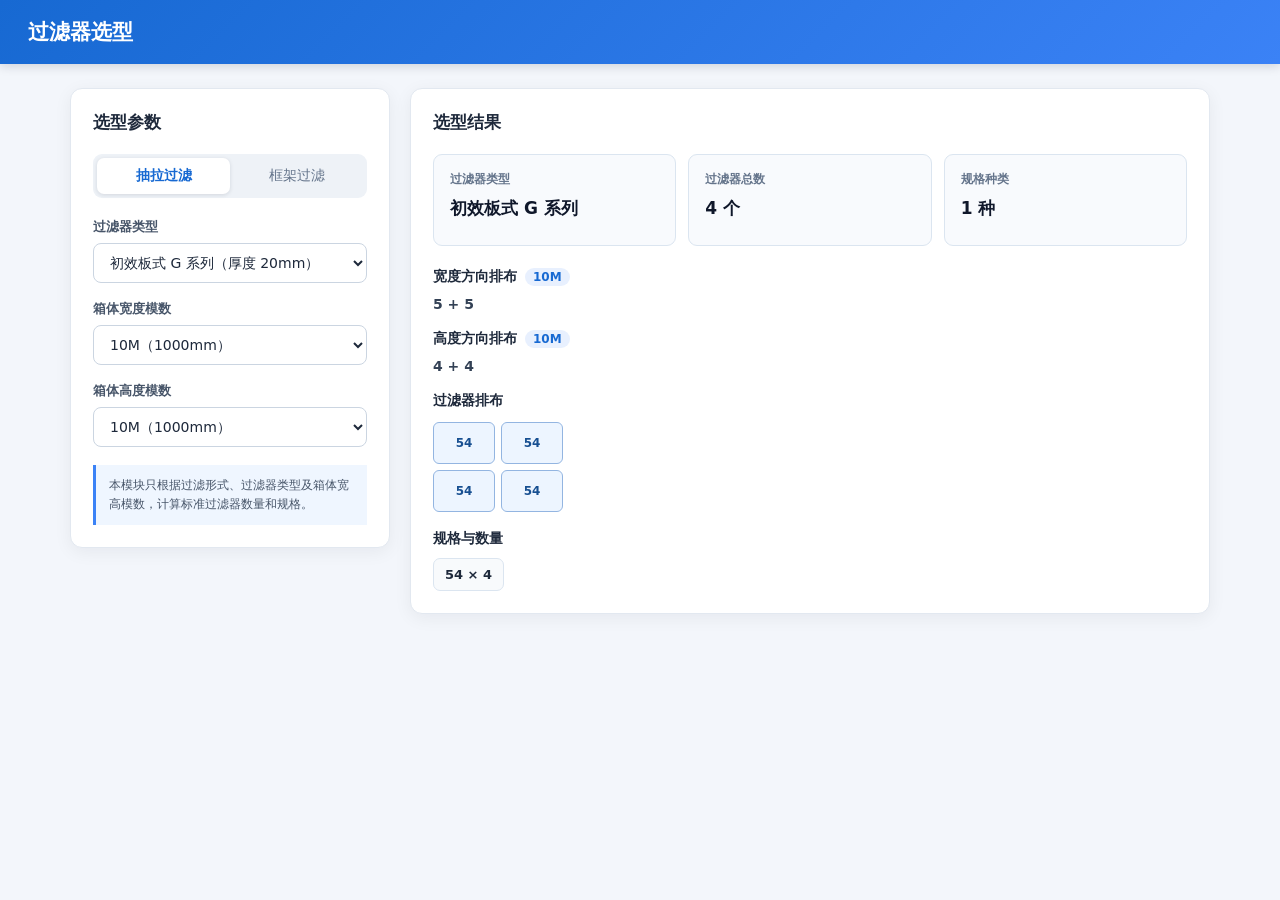
<file: 过滤器选型/index.html>
<!doctype html><html lang="zh-CN"><head><meta charset="utf-8"><meta name="viewport" content="width=device-width,initial-scale=1"><title>过滤器选型</title><link rel="stylesheet" href="css/filter-selector.css"><script src="data/filter-database.js" defer></script><script src="js/filter-selector.js" defer></script></head><body><header class="header">过滤器选型</header><main class="container">
<section class="panel input-panel" aria-labelledby="inputTitle"><h2 id="inputTitle">选型参数</h2><div class="mode-toggle" aria-label="过滤器安装形式"><button type="button" class="active" data-mode="pull" aria-pressed="true">抽拉过滤</button><button type="button" data-mode="frame" aria-pressed="false">框架过滤</button></div><div class="form-group"><label for="filterType">过滤器类型</label><select id="filterType"></select></div><div class="form-group"><label for="widthModule">箱体宽度模数</label><select id="widthModule"></select></div><div class="form-group"><label for="heightModule">箱体高度模数</label><select id="heightModule"></select></div><div class="note">本模块只根据过滤形式、过滤器类型及箱体宽高模数，计算标准过滤器数量和规格。</div></section>
<section class="panel" aria-labelledby="resultTitle"><h2 id="resultTitle">选型结果</h2><div id="error" class="error" hidden></div><div id="resultContent"><div class="summary"><div class="summary-card"><div class="summary-label">过滤器类型</div><div class="summary-value" id="selectedType">--</div></div><div class="summary-card"><div class="summary-label">过滤器总数</div><div class="summary-value" id="totalCount">--</div></div><div class="summary-card"><div class="summary-label">规格种类</div><div class="summary-value" id="kindCount">--</div></div></div><div class="section"><h3>宽度方向排布 <span class="badge" id="widthBadge"></span></h3><div class="arrangement" id="widthArrangement"></div></div><div class="section"><h3>高度方向排布 <span class="badge" id="heightBadge"></span></h3><div class="arrangement" id="heightArrangement"></div></div><div class="section"><h3>过滤器排布</h3><div class="visual-grid" id="filterGrid"></div></div><div class="section"><h3>规格与数量</h3><div class="spec-list" id="specList"></div></div></div></section>
</main></body></html>
</file>
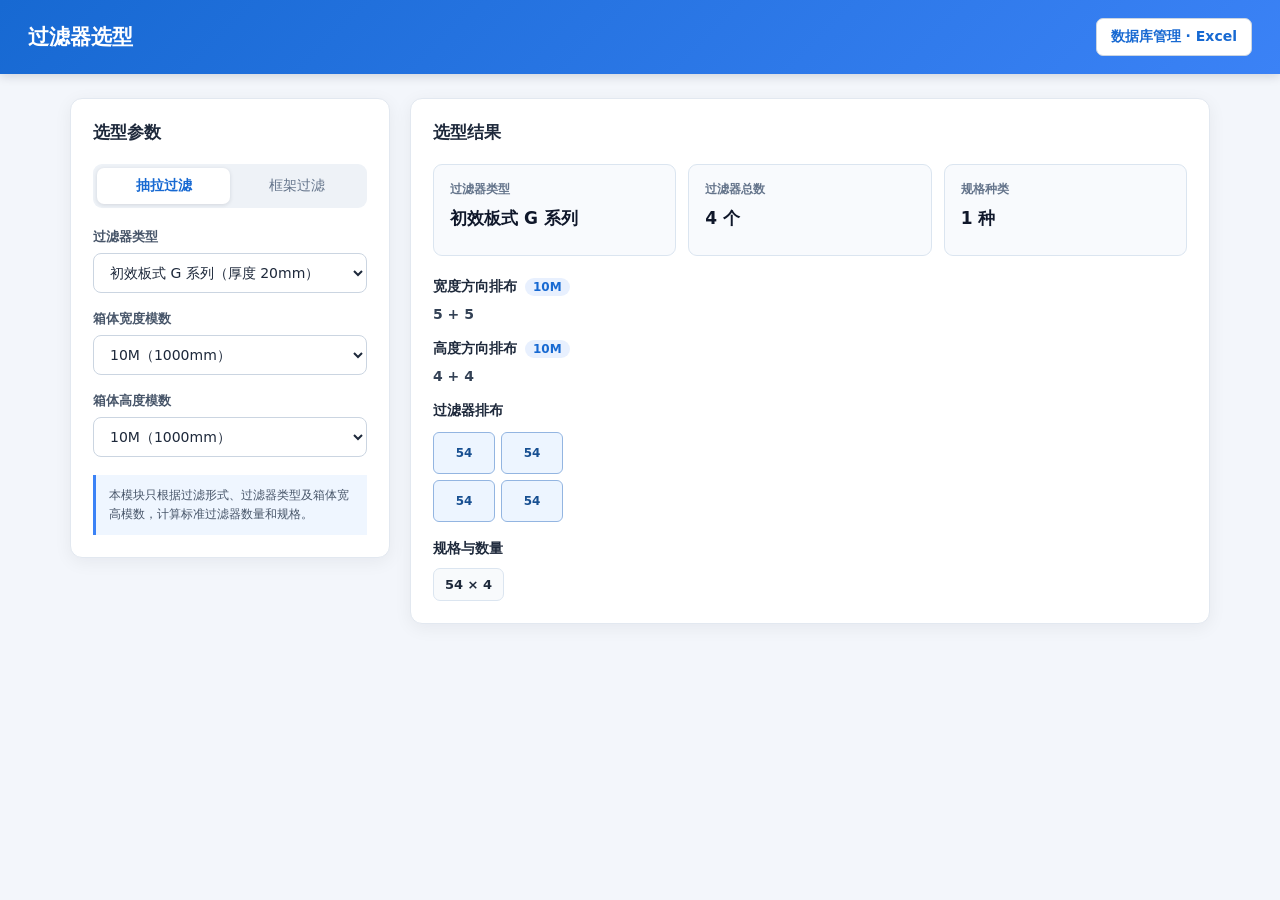
<file: src/01-过滤器选型/index.html>
<!doctype html><html lang="zh-CN"><head><meta charset="utf-8"><meta name="viewport" content="width=device-width,initial-scale=1"><title>过滤器选型</title><link rel="stylesheet" href="css/filter-selector.css"><link rel="stylesheet" href="css/database-dialog.css"><link rel="stylesheet" href="css/selection-handoff.css"><script src="vendor/xlsx.full.min.js" defer></script><script src="data/filter-database.js" defer></script><script src="js/filter-data-io.js" defer></script><script src="js/filter-selector.js" defer></script><script src="js/database-dialog.js" defer></script></head><body><header class="header">过滤器选型<button type="button" id="openDatabase" class="database-open">数据库管理 · Excel</button></header><p id="databaseNotice" class="database-notice" role="status" hidden></p><main class="container">
<section class="panel input-panel" aria-labelledby="inputTitle"><h2 id="inputTitle">选型参数</h2><div class="mode-toggle" aria-label="过滤器安装形式"><button type="button" class="active" data-mode="pull" aria-pressed="true">抽拉过滤</button><button type="button" data-mode="frame" aria-pressed="false">框架过滤</button></div><div class="form-group"><label for="filterType">过滤器类型</label><select id="filterType"></select></div><div class="form-group"><label for="widthModule">箱体宽度模数</label><select id="widthModule"></select></div><div class="form-group"><label for="heightModule">箱体高度模数</label><select id="heightModule"></select></div><div class="note">本模块只根据过滤形式、过滤器类型及箱体宽高模数，计算标准过滤器数量和规格。</div></section>
<section class="panel" aria-labelledby="resultTitle"><h2 id="resultTitle">选型结果</h2><div id="error" class="error" hidden></div><div id="resultContent"><div class="summary"><div class="summary-card"><div class="summary-label">过滤器类型</div><div class="summary-value" id="selectedType">--</div></div><div class="summary-card"><div class="summary-label">过滤器总数</div><div class="summary-value" id="totalCount">--</div></div><div class="summary-card"><div class="summary-label">规格种类</div><div class="summary-value" id="kindCount">--</div></div></div><div class="section"><h3>宽度方向排布 <span class="badge" id="widthBadge"></span></h3><div class="arrangement" id="widthArrangement"></div></div><div class="section"><h3>高度方向排布 <span class="badge" id="heightBadge"></span></h3><div class="arrangement" id="heightArrangement"></div></div><div class="section"><h3>过滤器排布</h3><div class="visual-grid" id="filterGrid"></div></div><div class="section"><h3>规格与数量</h3><div class="spec-list" id="specList"></div></div></div><section id="workbenchHandoff" class="handoff" hidden><h3>返回整机工作台</h3><p id="handoffSummary"></p><label class="handoff-confirm"><input type="checkbox" id="confirmFilterCriteria">我已核对过滤形式、过滤器类型和当前工作台箱体尺寸。</label><p id="handoffStatus" role="status" aria-live="polite"></p><button type="button" id="applyToWorkbench" disabled>应用到工作台</button></section></section>
</main>
<dialog id="databaseDialog" aria-labelledby="databaseTitle">
  <div class="database-heading"><h2 id="databaseTitle">数据库导入 / 导出</h2><button type="button" id="closeDatabase" aria-label="关闭数据库窗口">关闭</button></div>
  <p>先导出当前数据库作为模板，在 Excel 中修改后再导入。</p>
  <ul><li>过滤器类型：标识、名称、说明。</li><li>宽度排布 / 高度排布：模数、抽拉组合、框架组合。</li><li>排布必须完整覆盖 6–33M，组合示例：5+5、4+6。请勿更改表头，不支持公式。</li></ul>
  <div class="database-actions"><button type="button" id="viewDatabase">在线查看数据库</button><button type="button" id="exportDatabase">导出当前数据库（.xlsx）</button></div>
  <label for="databaseFile" class="database-file-label">导入 Excel（.xlsx / .xls，最大 2MB）</label>
  <input type="file" id="databaseFile" accept=".xlsx,.xls">
  <p id="databaseStatus" role="status" aria-live="polite"></p>
  <p class="database-hint">导入仅在点击“应用导入”后生效。数据保存在当前浏览器及页面地址下，刷新后仍有效；更换浏览器或移动页面后需重新导入。不会改写项目默认数据文件，请通过导出 Excel 备份。</p>
  <div class="database-actions"><button type="button" id="applyDatabase" disabled>应用导入</button></div>
</dialog>
<dialog id="databaseViewer" aria-labelledby="databaseViewerTitle">
  <div class="database-heading"><h2 id="databaseViewerTitle">在线查看数据库</h2><button type="button" id="closeDatabaseViewer">返回</button></div>
  <p class="database-hint">以下是当前生效的数据；导入并应用 Excel 后再次打开即可查看新数据。</p>
  <div class="database-view-tabs" role="tablist" aria-label="数据库表">
    <button type="button" role="tab" data-view="types" aria-selected="true">过滤器类型</button>
    <button type="button" role="tab" data-view="width" aria-selected="false">宽度排布</button>
    <button type="button" role="tab" data-view="height" aria-selected="false">高度排布</button>
  </div>
  <div class="database-table-wrap"><table id="databaseViewTable"></table></div>
</dialog>
</body></html>
</file>
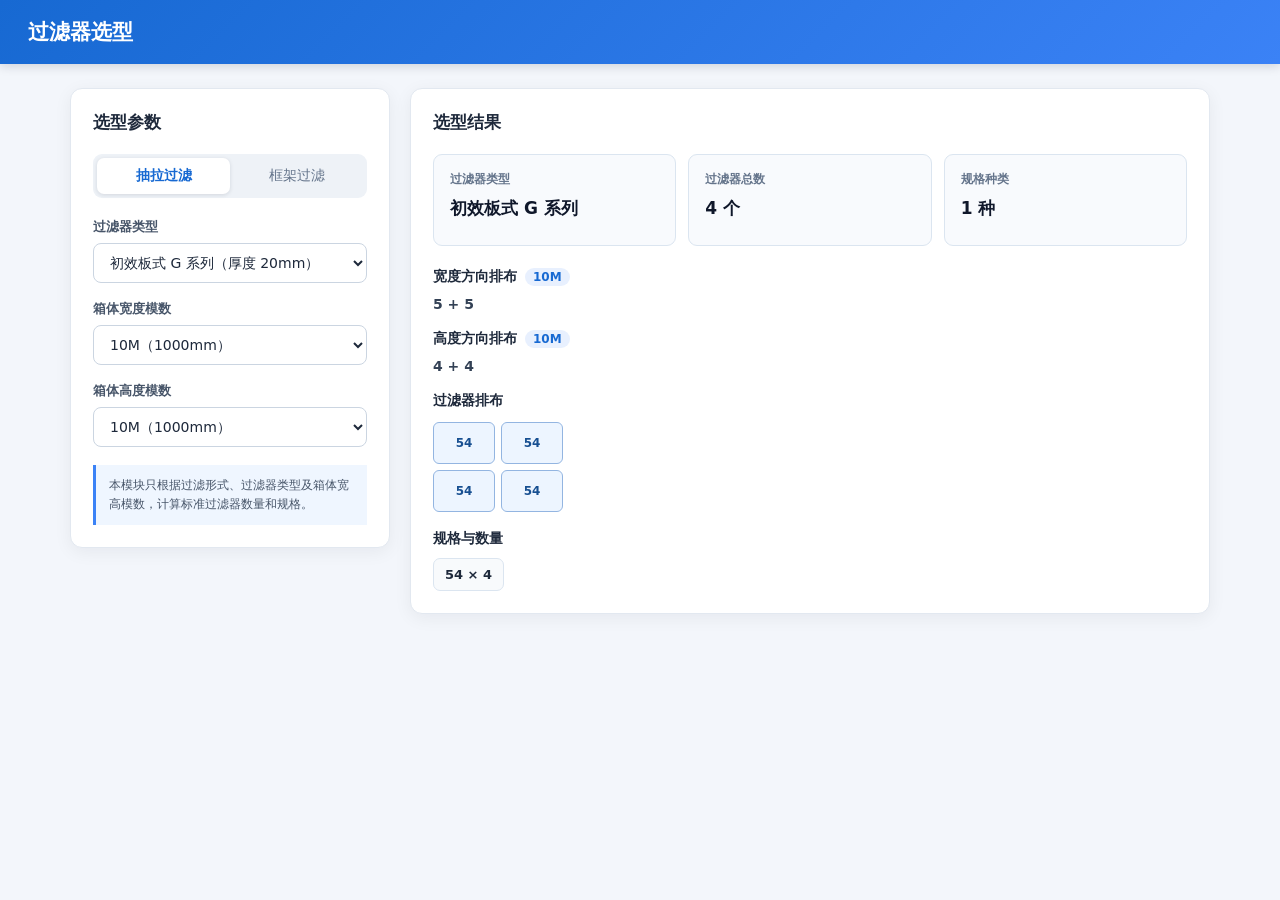
<file: 过滤器选型.html>
<!doctype html><html lang="zh-CN"><head><meta charset="utf-8"><meta name="viewport" content="width=device-width,initial-scale=1"><title>过滤器选型</title><meta http-equiv="refresh" content="0; url=过滤器选型/index.html"></head><body><p>正在进入过滤器选型模块……</p><p><a href="过滤器选型/index.html">如果页面没有自动打开，请点击这里</a></p></body></html>
</file>
<file: 过滤器选型/css/filter-selector.css>
:root{color-scheme:light;font-family:"Microsoft YaHei",system-ui,sans-serif;color:#1e293b;background:#f3f6fb}*{box-sizing:border-box}body{margin:0;min-width:320px}.header{background:linear-gradient(135deg,#1769d2,#3b82f6);color:#fff;padding:18px 28px;font-size:21px;font-weight:700;box-shadow:0 2px 10px #0f172a29}.container{max-width:1180px;margin:24px auto;padding:0 20px;display:grid;grid-template-columns:320px minmax(0,1fr);gap:20px;align-items:start}.panel{background:#fff;border:1px solid #e2e8f0;border-radius:12px;padding:22px;box-shadow:0 4px 18px #0f172a0f}.input-panel{position:sticky;top:20px}h2{margin:0 0 20px;font-size:17px}.mode-toggle{display:grid;grid-template-columns:1fr 1fr;padding:4px;background:#eef2f7;border-radius:9px;margin-bottom:20px}.mode-toggle button{border:0;border-radius:7px;padding:9px;background:transparent;color:#64748b;cursor:pointer;font:inherit;font-size:14px}.mode-toggle button.active{color:#1769d2;background:#fff;font-weight:700;box-shadow:0 1px 4px #0f172a1f}.form-group{margin-bottom:17px}.form-group label{display:block;margin-bottom:7px;color:#475569;font-size:13px;font-weight:600}select{width:100%;padding:10px 12px;border:1px solid #cbd5e1;border-radius:8px;background:#fff;color:#1e293b;font:inherit;font-size:14px}select:focus{outline:0;border-color:#3b82f6;box-shadow:0 0 0 3px #3b82f624}.summary{display:grid;grid-template-columns:repeat(3,minmax(0,1fr));gap:12px;margin-bottom:22px}.summary-card{min-height:92px;padding:14px 16px;border:1px solid #dbe5f0;border-radius:9px;background:#f8fafd}.summary-label{min-height:20px;color:#64748b;font-size:12px;font-weight:700;line-height:20px}.summary-value{margin-top:7px;color:#0f172a;font-size:17px;font-weight:700;line-height:24px}.section{margin-top:18px}.section h3{display:flex;align-items:center;gap:8px;margin:0 0 10px;font-size:14px}.badge{padding:2px 8px;border-radius:999px;background:#e8f0fe;color:#1769d2;font-size:12px}.arrangement{color:#334155;font-size:14px;font-weight:700}.visual-grid{display:grid;gap:6px;margin-top:12px;width:max-content;max-width:100%;overflow:auto}.filter-cell{display:grid;place-items:center;min-width:62px;height:42px;padding:4px 7px;border:1px solid #93b5e1;border-radius:6px;background:#edf5ff;color:#174f91;font-size:12px;font-weight:700}.spec-list{display:flex;flex-wrap:wrap;gap:8px}.spec-item{padding:8px 11px;border:1px solid #dbe5f0;border-radius:7px;background:#f8fafc;font-size:13px;font-weight:700}.note{margin-top:18px;padding:11px 13px;border-left:3px solid #3b82f6;background:#eff6ff;color:#475569;font-size:12px;line-height:1.6}.error{padding:12px;border-radius:7px;background:#fff1f2;color:#be123c}@media(max-width:820px){.container{grid-template-columns:1fr}.input-panel{position:static}}@media(max-width:560px){.container{padding:0 12px}.summary{grid-template-columns:1fr}.header{padding:16px 18px}}
</file>
<file: src/01-过滤器选型/css/filter-selector.css>
:root{color-scheme:light;font-family:"Microsoft YaHei",system-ui,sans-serif;color:#1e293b;background:#f3f6fb}*{box-sizing:border-box}body{margin:0;min-width:320px}.header{background:linear-gradient(135deg,#1769d2,#3b82f6);color:#fff;padding:18px 28px;font-size:21px;font-weight:700;box-shadow:0 2px 10px #0f172a29}.container{max-width:1180px;margin:24px auto;padding:0 20px;display:grid;grid-template-columns:320px minmax(0,1fr);gap:20px;align-items:start}.panel{background:#fff;border:1px solid #e2e8f0;border-radius:12px;padding:22px;box-shadow:0 4px 18px #0f172a0f}.input-panel{position:sticky;top:20px}h2{margin:0 0 20px;font-size:17px}.mode-toggle{display:grid;grid-template-columns:1fr 1fr;padding:4px;background:#eef2f7;border-radius:9px;margin-bottom:20px}.mode-toggle button{border:0;border-radius:7px;padding:9px;background:transparent;color:#64748b;cursor:pointer;font:inherit;font-size:14px}.mode-toggle button.active{color:#1769d2;background:#fff;font-weight:700;box-shadow:0 1px 4px #0f172a1f}.form-group{margin-bottom:17px}.form-group label{display:block;margin-bottom:7px;color:#475569;font-size:13px;font-weight:600}select{width:100%;padding:10px 12px;border:1px solid #cbd5e1;border-radius:8px;background:#fff;color:#1e293b;font:inherit;font-size:14px}select:focus{outline:0;border-color:#3b82f6;box-shadow:0 0 0 3px #3b82f624}.summary{display:grid;grid-template-columns:repeat(3,minmax(0,1fr));gap:12px;margin-bottom:22px}.summary-card{min-height:92px;padding:14px 16px;border:1px solid #dbe5f0;border-radius:9px;background:#f8fafd}.summary-label{min-height:20px;color:#64748b;font-size:12px;font-weight:700;line-height:20px}.summary-value{margin-top:7px;color:#0f172a;font-size:17px;font-weight:700;line-height:24px}.section{margin-top:18px}.section h3{display:flex;align-items:center;gap:8px;margin:0 0 10px;font-size:14px}.badge{padding:2px 8px;border-radius:999px;background:#e8f0fe;color:#1769d2;font-size:12px}.arrangement{color:#334155;font-size:14px;font-weight:700}.visual-grid{display:grid;gap:6px;margin-top:12px;width:max-content;max-width:100%;overflow:auto}.filter-cell{display:grid;place-items:center;min-width:62px;height:42px;padding:4px 7px;border:1px solid #93b5e1;border-radius:6px;background:#edf5ff;color:#174f91;font-size:12px;font-weight:700}.spec-list{display:flex;flex-wrap:wrap;gap:8px}.spec-item{padding:8px 11px;border:1px solid #dbe5f0;border-radius:7px;background:#f8fafc;font-size:13px;font-weight:700}.note{margin-top:18px;padding:11px 13px;border-left:3px solid #3b82f6;background:#eff6ff;color:#475569;font-size:12px;line-height:1.6}.error{padding:12px;border-radius:7px;background:#fff1f2;color:#be123c}@media(max-width:820px){.container{grid-template-columns:1fr}.input-panel{position:static}}@media(max-width:560px){.container{padding:0 12px}.summary{grid-template-columns:1fr}.header{padding:16px 18px}}
</file>
<file: src/01-过滤器选型/css/database-dialog.css>
.header { display: flex; justify-content: space-between; align-items: center; gap: 12px; flex-wrap: wrap; }
.database-open, #databaseDialog button, #databaseViewer button { font: inherit; font-size: 14px; padding: 9px 14px; border-radius: 7px; cursor: pointer; border: 1px solid #cbd5e1; background: #fff; color: #1769d2; }
#databaseDialog, #databaseViewer { width: min(760px, calc(100% - 28px)); max-height: 90vh; overflow: auto; border: 1px solid #cbd5e1; border-radius: 14px; padding: 24px; color: #1e293b; box-shadow: 0 20px 60px #0f172a33; }
#databaseDialog::backdrop, #databaseViewer::backdrop { background: #0f172a88; }
.database-heading { display: flex; justify-content: space-between; gap: 12px; align-items: center; }
.database-heading h2 { margin: 0; }
#databaseDialog p, #databaseDialog li { font-size: 14px; line-height: 1.7; }
.database-actions { display: flex; gap: 12px; margin: 16px 0; }
.database-file-label { display: block; margin: 18px 0 8px; font-size: 14px; font-weight: 600; }
#databaseFile { max-width: 100%; }
#databaseStatus { background: #eff6ff; padding: 12px; border-radius: 8px; overflow-wrap: anywhere; }
#databaseStatus.is-error { color: #b91c1c; background: #fff1f2; }
#databaseDialog .database-hint { color: #64748b; font-size: 12px; }
#databaseDialog #applyDatabase { background: #1769d2; color: white; border-color: #1769d2; }
#databaseDialog button:disabled { opacity: .45; cursor: not-allowed; }
.database-notice { margin: 16px 20px; padding: 12px; background: #fff7ed; color: #9a3412; }
.database-view-tabs { display: flex; flex-wrap: wrap; gap: 8px; margin: 18px 0 12px; }
#databaseViewer .database-view-tabs button[aria-selected="true"] { background: #1769d2; color: #fff; border-color: #1769d2; }
.database-table-wrap { max-height: 60vh; overflow: auto; border: 1px solid #dbe5f0; border-radius: 8px; }
#databaseViewTable { width: 100%; border-collapse: collapse; font-size: 13px; }
#databaseViewTable th, #databaseViewTable td { padding: 9px 11px; text-align: left; border-bottom: 1px solid #e2e8f0; white-space: nowrap; }
#databaseViewTable th { position: sticky; top: 0; background: #eff6ff; color: #174f91; z-index: 1; }
#databaseViewTable tbody tr:nth-child(even) { background: #f8fafc; }
</file>
<file: src/01-过滤器选型/css/selection-handoff.css>
.handoff{margin-top:22px;padding:16px;border:1px solid #78a6dc;border-radius:10px;background:#f0f6ff}.handoff h3{margin:0 0 8px;color:#174f91}.handoff p{font-size:13px;line-height:1.6;color:#334155}.handoff button{border:0;border-radius:7px;padding:11px 15px;background:#1769d2;color:#fff;font:inherit;font-weight:700;cursor:pointer}.handoff button:disabled{background:#94a3b8;cursor:not-allowed}
.handoff-confirm{display:flex;align-items:center;gap:8px;margin:12px 0;color:#334155;font-size:13px}.handoff-confirm input{width:auto}
</file>
